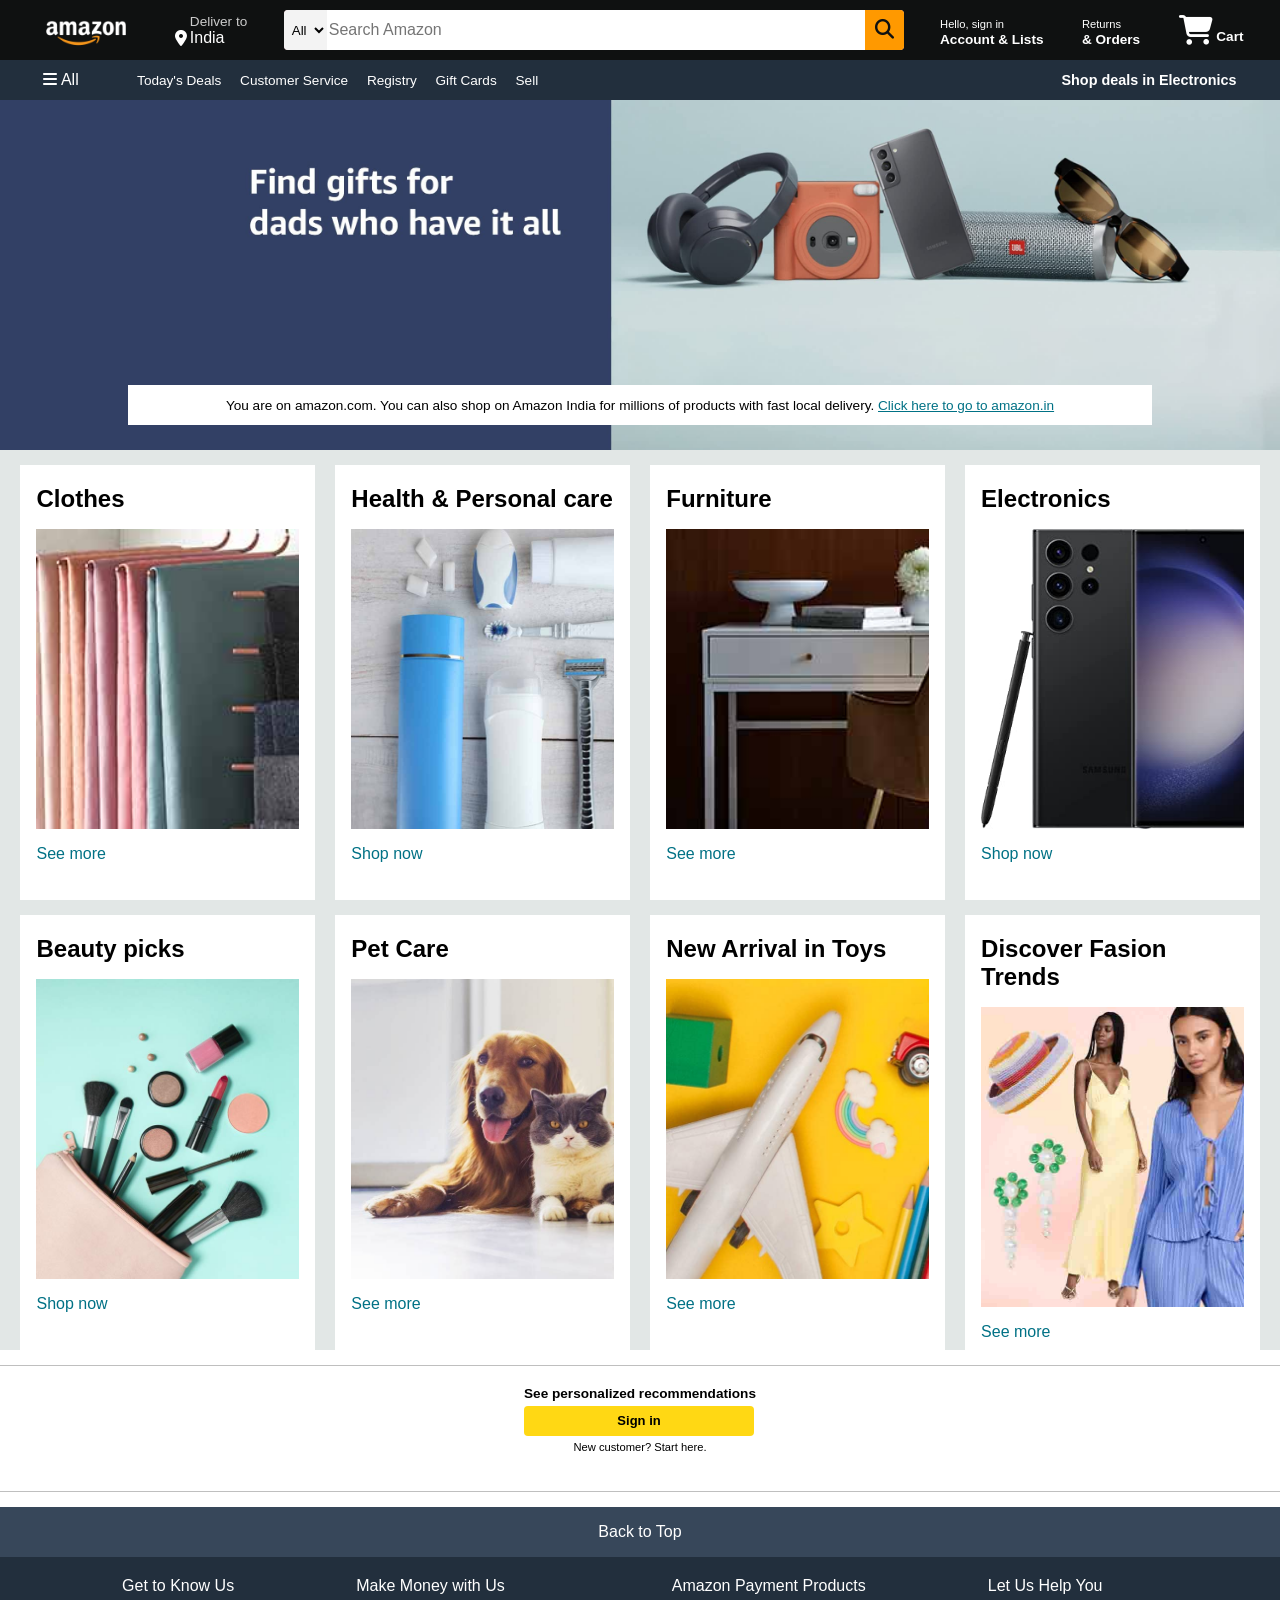
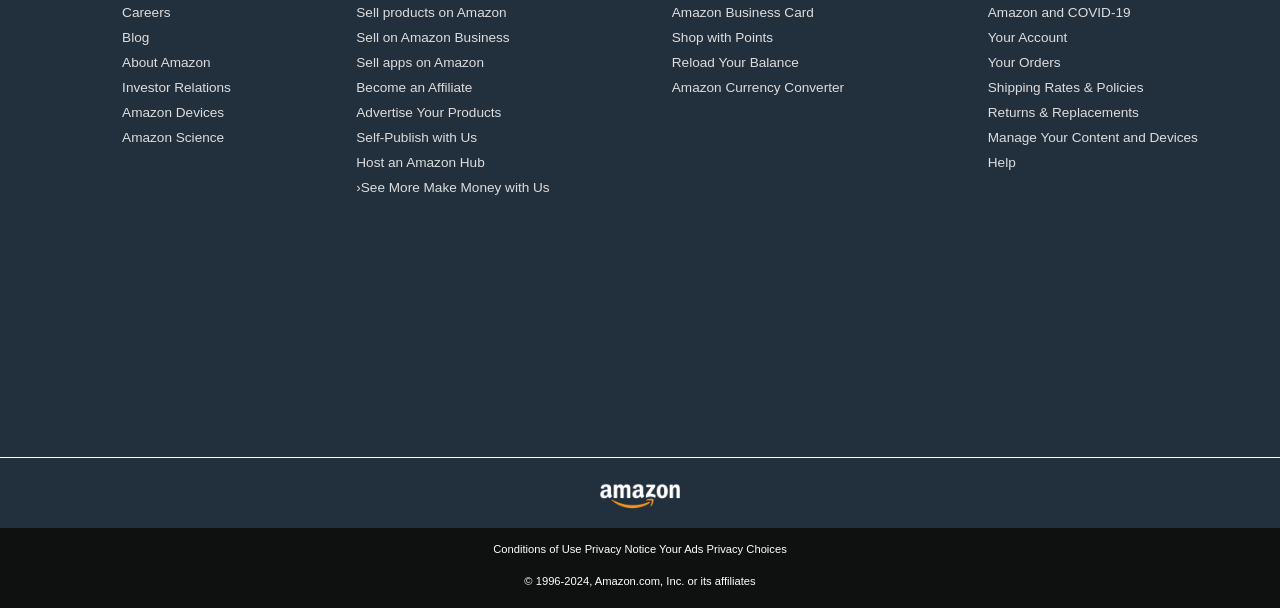
<file: AmazonProject/index.html>
<!DOCTYPE html>
<html lang="en">
<head>
    <meta charset="UTF-8">
    <meta name="viewport" content="width=device-width, initial-scale=1.0">
    <title>Amazon</title>
    <link rel="stylesheet" href="https://cdnjs.cloudflare.com/ajax/libs/font-awesome/6.6.0/css/all.min.css">
    <link rel="stylesheet" href="index.css">

</head>
<body>
    <header>
        <div class="navbar">
            <div class="nav-logo border">
                <div class="logo"></div>
            </div>
            <div class="nav-address border">
                <p class="add-first">Deliver to</p>
                <div class="add-icon">
                    <i class="fa-solid fa-location-dot"></i>
                    <p class="add-sec">India</p>
                </div>
            </div>
            <div class="nav-search">
                <select class="search-select">
                    <option>All</option>
                </select>
                <input placeholder="Search Amazon" class="search-input">
                <div class="search-icon">
                    <i class="fa-solid fa-magnifying-glass"></i>
                </div>
            </div>
        

            <div class="nav-sign border">
                <p><span>Hello, sign in</span></p>
                <p class="same">Account & Lists</p>
            </div>

            <div class="nav-returnv border">
                <p><span>Returns</span></p>
                <p class="same">& Orders</p>
            </div>

            <div class="nav-cart border">
                <i class="fa-solid fa-cart-shopping"></i>
                Cart
            </div>
        </div>

        <div class="panel">
            <div class="panel-all">
                <i class="fa-solid fa-bars"></i>
                All
            </div>

            <div class="panel-opt">
                <p>Today's Deals</p>
                <p>Customer Service</p>
                <p>Registry</p>
                <p>Gift Cards</p>
                <p>Sell</p>
            </div>

            <div class="panel-deal">
                Shop deals in Electronics
            </div>

        </div>

    </header>
    
    <div class="hero-sec">
        <div class="hero-msg">
            <p>You are on amazon.com. You can also shop on Amazon India for millions of products with fast local delivery. <a href="C:\Users\ritik\OneDrive\Documents\Web Dev\Amazon Project\loading.html">Click here to go to amazon.in</a></p>
        </div>
    </div>
    
    <div class="shop-sec">
        <div class="box1 box">
            <div class="box-con">
                <h2>Clothes</h2>
                <div class="box-img" style="background-image: url('box1_image.jpg');"></div>
                <p>See more</p>
            </div>
        </div>
        <div class="box2 box"> 
            <div class="box-con">
                <h2>Health & Personal care</h2>
                <div class="box-img" style="background-image: url('box2_image.jpg');"></div>
                <p>Shop now</p>
            </div>
        </div>
        <div class="box3 box"> 
            <div class="box-con">
                <h2>Furniture</h2>
                <div class="box-img" style="background-image: url('box3_image.jpg');"></div>
                <p>See more</p>
            </div>
        </div>
        <div class="box4 box"> 
            <div class="box-con">
                <h2>Electronics</h2>
                <div class="box-img" style="background-image: url('box4_image.jpg');"></div>
                <p>Shop now</p>
            </div>
        </div>
        <div class="box5 box">
            <div class="box-con">
                <h2>Beauty picks</h2>
                <div class="box-img" style="background-image: url('box5_image.jpg');"></div>
                <p>Shop now</p>
            </div>
        </div>
        <div class="box6 box"> 
            <div class="box-con">
                <h2>Pet Care</h2>
                <div class="box-img" style="background-image: url('box6_image.jpg');"></div>
                <p>See more</p>
            </div>
        </div>
        <div class="box7 box"> 
            <div class="box-con">
                <h2>New Arrival in Toys</h2>
                <div class="box-img" style="background-image: url('box7_image.jpg');"></div>
                <p>See more</p>
            </div>
        </div>
        <div class="box8 box"> 
            <div class="box-con">
                <h2>Discover Fasion Trends</h2>
                <div class="box-img" style="background-image: url('box8_image.jpg');"></div>
                <p>See more</p>
            </div>
        </div>
    </div>

    <div class="log">
        <div class="logui">
            <p id="big">See personalized recommendations</p>

            <a class="action-button" href="C:\Users\ritik\OneDrive\Documents\Web Dev\Amazon Project\signin.html"><div>Sign in</div></a>

            <p id="small">New customer? <a>Start here.</a></p>
        </div>
    </div>

    <footer>
        <div class="foot-panel1">
            Back to Top
        </div>

        <div class="foot-panel2">
            <ul>
                <p>Get to Know Us</p>
                <a>Careers</a>
                <a>Blog</a>
                <a>About Amazon</a>
                <a>Investor Relations</a>
                <a>Amazon Devices</a>
                <a>Amazon Science</a>
            </ul>
            <ul>
                <p>Make Money with Us</p>
                <a>Sell products on Amazon</a>
                <a>Sell on Amazon Business</a>
                <a>Sell apps on Amazon</a>
                <a>Become an Affiliate</a>
                <a>Advertise Your Products</a>
                <a>Self-Publish with Us</a>
                <a>Host an Amazon Hub</a>
                <a>›See More Make Money with Us</a>
            </ul>
            <ul>
                <p>Amazon Payment Products</p>
                <a>Amazon Business Card</a>
                <a>Shop with Points</a>
                <a>Reload Your Balance</a>
                <a>Amazon Currency Converter</a>
            </ul>
            <ul>
                <p>Let Us Help You</p>
                <a>Amazon and COVID-19</a>
                <a>Your Account</a>
                <a>Your Orders</a>
                <a>Shipping Rates & Policies</a>
                <a>Returns & Replacements</a>
                <a>Manage Your Content and Devices</a>
                <a>Help</a>
            </ul>
        </div>

        <div class="foot-panel3">
            <div class="logo"></div>
        </div>

        <div class="foot-panel4">
            <div class="pages">
                <a>Conditions of Use</a>
                <a>Privacy Notice</a>
                <a>Your Ads Privacy Choices</a>
            </div>
            <div class="copyright">
                © 1996-2024, Amazon.com, Inc. or its affiliates
            </div>
        </div>
    </footer>
</body>
</html>
</file>
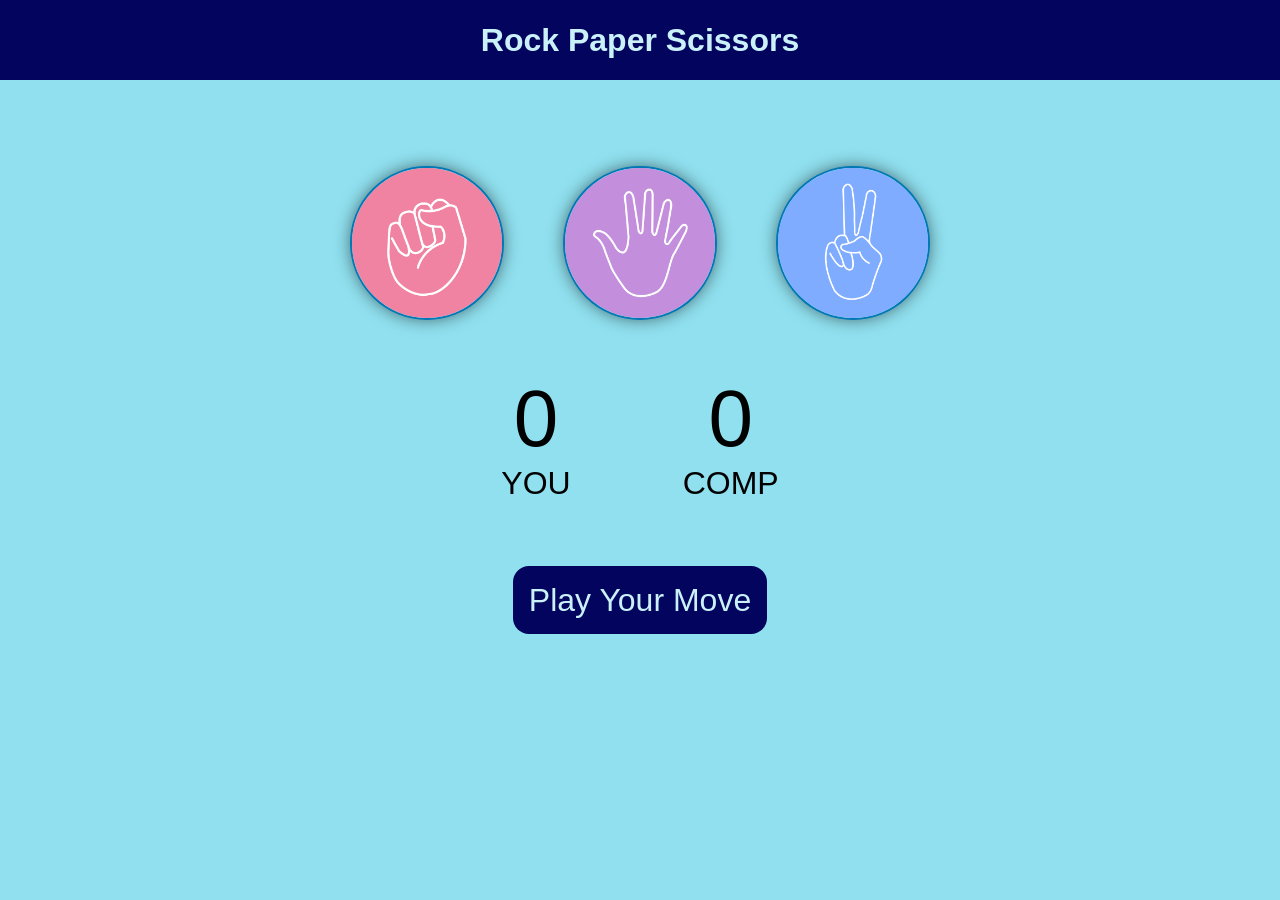
<file: RockPaperScissor/index.html>
<!DOCTYPE html>
<html lang="en">
<head>
    <meta charset="UTF-8">
    <meta name="viewport" content="width=device-width, initial-scale=1.0">
    <title>Rock Paper Scissors Game</title>
    <link rel="stylesheet" href="style.css">
</head>
<body>
    <h1>Rock Paper Scissors</h1>
    <div class="choices">
        <div class="choice" id="rock">
            <img src="./images/rock.png"/>
        </div>
        <div class="choice" id="paper">
            <img src="./images/paper.png"/>
        </div>
        <div class="choice" id="Scissors">
            <img src="./images/scissors.png"/>
        </div>
    </div>

    <div class="score-board">
        <div class="score">
            <p id="user">0</p>
            <p>YOU</p>
        </div>
        <div class="score">
            <p id="comp">0</p>
            <p>COMP</p>
        </div>
    </div>

    <div class="msg-container">
        <p id="msg">Play Your Move</p>
    </div>


    <script src="script.js"></script>
</body>
</html>
</file>
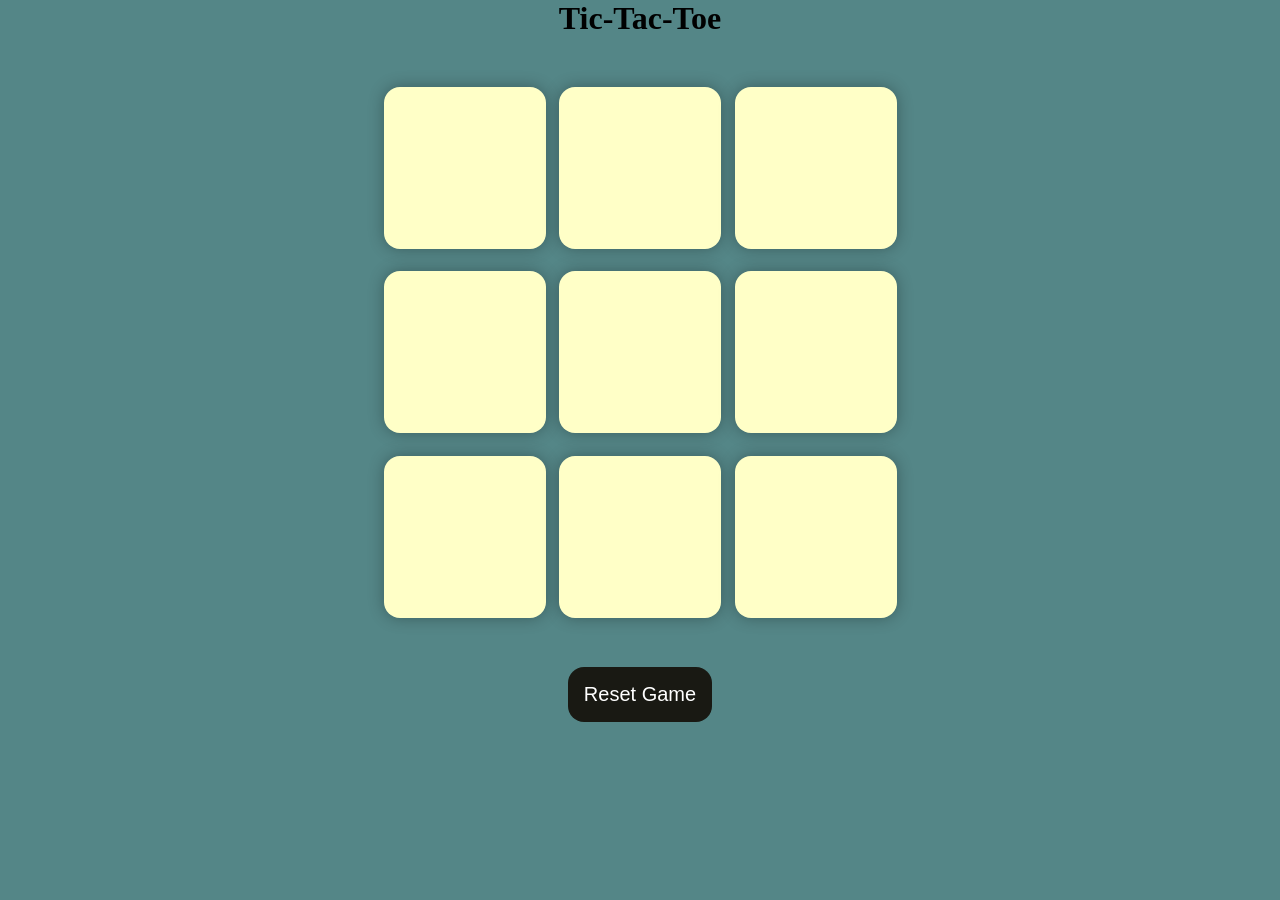
<file: Tic-Tac-Toe/index.html>
<!DOCTYPE html>
<html lang="en">
<head>
    <meta charset="UTF-8">
    <meta name="viewport" content="width=device-width, initial-scale=1.0">
    <title>Tic-Tac-Toe</title>
    <link rel="stylesheet" href="style.css"></link>
</head>
<body>
    <main>
        <div class="msg-container hide">
            <p id="msg">WINNER</p>
            <button id="new">New Game</button>
        </div>
        <h1>Tic-Tac-Toe</h1>
        <div class="container">
            <div class="game">
                <button class="box"></button>
                <button class="box"></button>
                <button class="box"></button>
                <button class="box"></button>
                <button class="box"></button>
                <button class="box"></button>
                <button class="box"></button>
                <button class="box"></button>
                <button class="box"></button>
            </div>
        </div>
        <button id="reset">Reset Game</button>
    </main>
    <script src="app.js"></script>
</body>
</html>
</file>
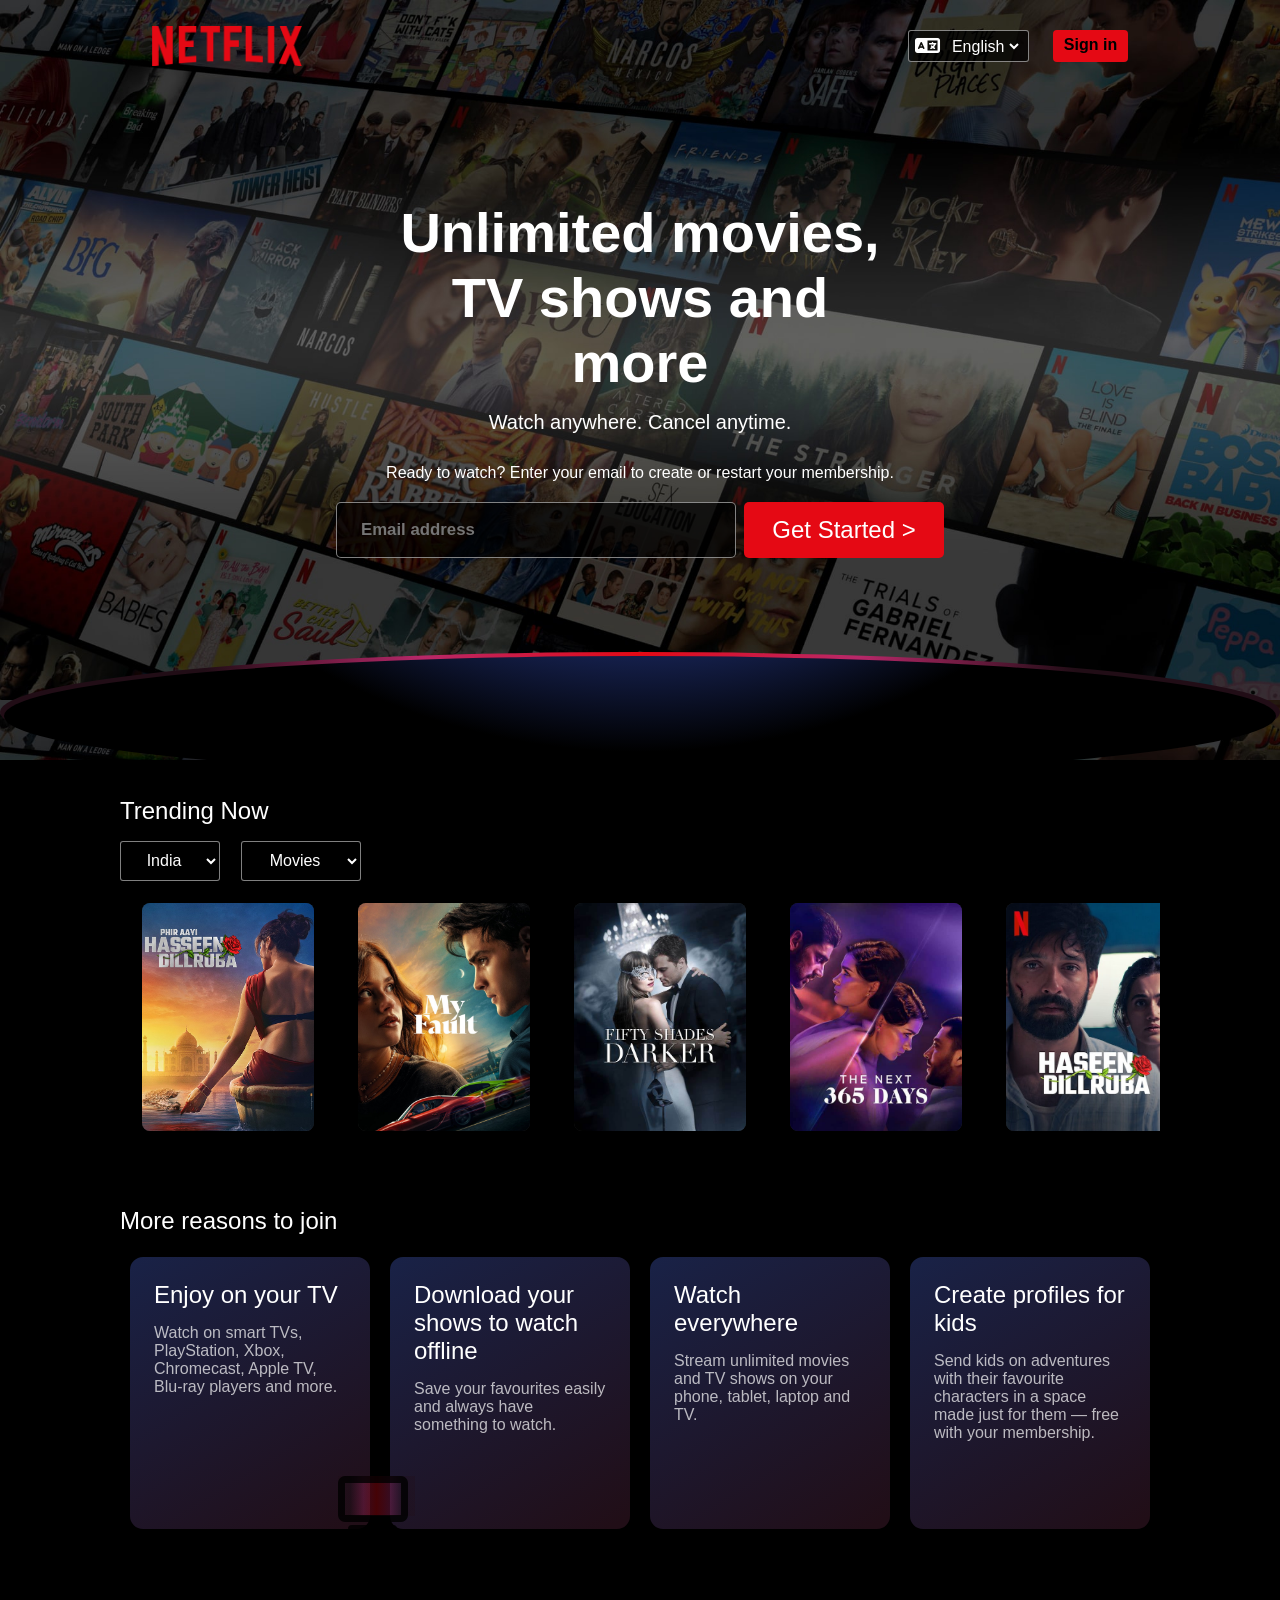
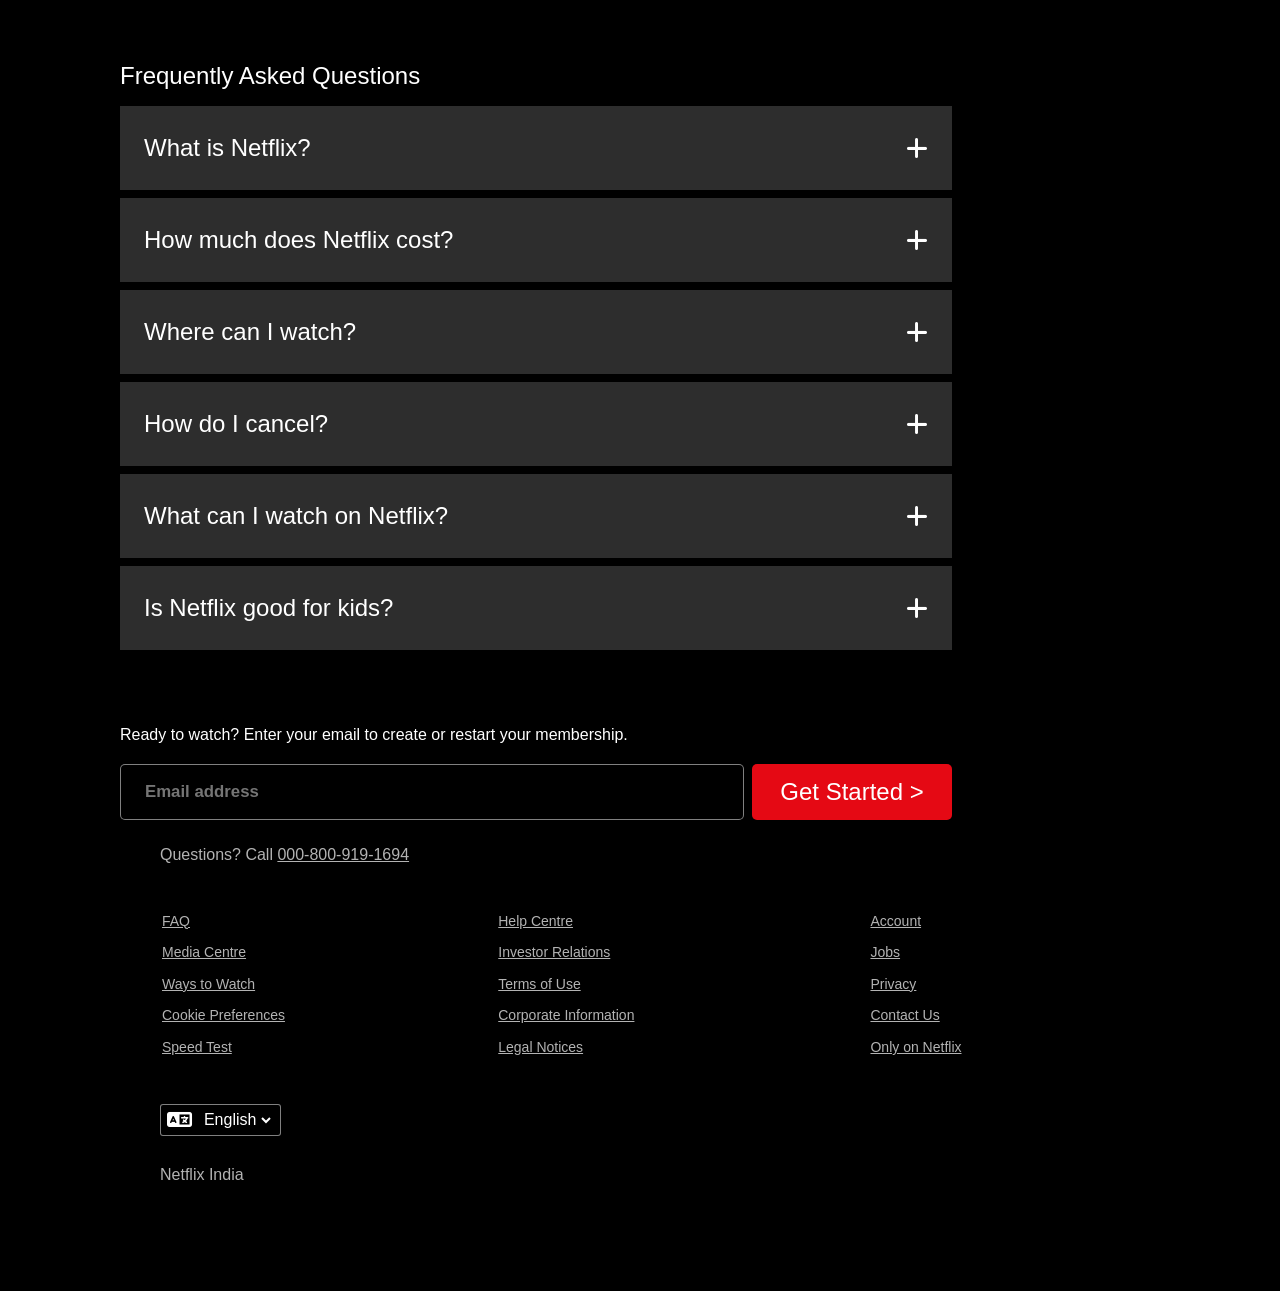
<file: NetflixProject/N-index.html>
<!DOCTYPE html>
<html lang="en">
<head>
    <meta charset="UTF-8">
    <meta name="viewport" content="width=device-width, initial-scale=1.0">
    <title>Netflix</title>
    <link rel="stylesheet" href="https://cdnjs.cloudflare.com/ajax/libs/font-awesome/6.6.0/css/all.min.css">
    <link rel="stylesheet" href="N-index.css">
</head>
<body>
    <div class="bg">
        <header>
            <div class="navbar">
                <div class="nav-logo">
                    <div class="logo"></div>
                </div>

                <div class="layout">
                    <div class="lang">
                        <div class="icon">
                            <i class="fa-solid fa-language"></i>
                        </div>
                        <select class="lang-sel">
                            <option style="color: black;">English</option>
                            <option style="color: black;">हिन्दी</option>
                        </select>
                    </div>

                    <div class="sign">
                        <a class="action-button" href="https://www.netflix.com/in/">
                            <div>Sign in</div>
                        </a>
                    </div>
                </div>
            </div>
        </header>

        <div class="heading">
            <h1 id="gap">Unlimited movies,</h1><h1>TV shows and</h1><h1>more</h1>
            <p>Watch anywhere. Cancel anytime.</p>
            <h3>Ready to watch? Enter your email to create or restart your membership.</h3>

            <div class="search-bar">
               <input placeholder="Email address" class="search-input">
                   
                <div class="start">
                    <a class="click" href="https://www.netflix.com/in/">
                        <div class="click2">Get Started ></div>
                    </a>
                </div>
            </div>
            <div class="border">
                <div class="curve"></div>
            </div>
    
        </div> 
    </div>
    <div class="black"></div>

    <div class="all-content">
        <div class="content">
            <div class="trending">
                <h2>Trending Now</h2>

                <div class="selecter">
                    <div class="diff1">
                        <select class="country">
                            <option style="color: black;">India</option>
                            <option style="color: black;">Global</option>
                        </select>
                    </div>
                    <div class="diff2">
                        <select class="cat">
                            <option style="color: black;">Movies</option>
                            <option style="color: black;">TV Shows</option>
                        </select>
                    </div>
                </div>

                <div class="movie">
                    <ul class="mlist">
                        <li class="movie-img">
                            <button><div class="top" style="background-image: url('top1.jpg');"></div></button>
                        </li>
                        <li class="movie-img">
                            <button><div class="top" style="background-image: url('top2.jpg');"></div></button>
                        </li>
                        <li class="movie-img">
                            <button><div class="top" style="background-image: url('top3.jpeg');"></div></button>
                        </li>
                        <li class="movie-img">
                            <button><div class="top" style="background-image: url('top4.jpeg');"></div></button>
                        </li>
                        <li class="movie-img">
                            <button><div class="top" style="background-image: url('top5.jpg');"></div></button>
                        </li>
                        <li class="movie-img">
                            <button><div class="top" style="background-image: url('top62.jpg');"></div></button>
                        </li>
                        
                    </ul>
                </div>
            </div>
            <div class="block">
                <div class="join">
                    <h2>More reasons to join</h2>
                </div>
                <div class="bigbox">
                    <div class="item">
                        <div class="info">
                            <h3>Enjoy on your TV</h3>
                            <p>Watch on smart TVs, PlayStation, Xbox, Chromecast, Apple TV, Blu-ray players and more.</p>
                            <div class="mini-icon">
                                <div class="minibox"></div>
                                <i class="fa-solid fa-tv"></i>
                            </div>
                        </div>
                    </div>
                    <div class="item">
                        <div class="info">
                            <h3>Download your shows to watch offline</h3>
                            <p>Save your favourites easily and always have something to watch.</p>
                        </div>
                    </div>
                    <div class="item">
                        <div class="info">
                            <h3>Watch everywhere</h3>
                            <p>Stream unlimited movies and TV shows on your phone, tablet, laptop and TV.</p>
                        </div>
                    </div>
                    <div class="item">
                        <div class="info">
                            <h3>Create profiles for kids</h3>
                            <p>Send kids on adventures with their favourite characters in a space made just for them — free with your membership.</p>
                        </div>
                    </div>
                </div>
            </div>

            <div class="asked">
                <h2>
                    Frequently Asked Questions
                </h2>
                <div class="ques">
                    <ul class="q-list">
                        <li>
                            <div class="question">
                               <p>What is Netflix?</p>
                                <div class="plus">
                                    <i class="fa-solid fa-plus"></i>
                                </div>
                            </div>
                        </li>
                        <li>
                            <div class="question">
                               <p>How much does Netflix cost?</p>
                                <div class="plus">
                                    <i class="fa-solid fa-plus"></i>
                                </div>
                            </div>
                        </li>
                        <li>
                            <div class="question">
                               <p>Where can I watch?</p>
                                <div class="plus">
                                    <i class="fa-solid fa-plus"></i>
                                </div>
                            </div>
                        </li>
                        <li>
                            <div class="question">
                               <p>How do I cancel?</p>
                                <div class="plus">
                                    <i class="fa-solid fa-plus"></i>
                                </div>
                            </div>
                        </li>
                        <li>
                            <div class="question">
                               <p>What can I watch on Netflix?</p>
                                <div class="plus">
                                    <i class="fa-solid fa-plus"></i>
                                </div>
                            </div>
                        </li>
                        <li>
                            <div class="question">
                               <p>Is Netflix good for kids?</p>
                                <div class="plus">
                                    <i class="fa-solid fa-plus"></i>
                                </div>
                            </div>
                        </li>
                    </ul>
                </div>
            </div>
            <div class="data">
                <p>Ready to watch? Enter your email to create or restart your membership.</p>
                <form>
                    <div class="bottom-search">
                        <input placeholder="Email address" class="bottom-input">
                            
                         <div class="bottom-start">
                             <a class="bottom-click" href="https://www.netflix.com/in/">
                                 <div class="bottom-click2">Get Started ></div>
                             </a>
                         </div>
                     </div>
                </form>
            </div>

            <footer>
                <p>
                    Questions? Call <a href="tel:000-800-919-1694">000-800-919-1694</a>
                </p>
                <div class="support">
                    <table class="support-list">
                        <tr>
                            <td><a href="#">FAQ</a></td>
                            <td><a href="#">Help Centre</a></td>
                            <td><a href="#">Account</a></td>
                        </tr>
                        <tr>
                            <td><a href="#">Media Centre</a></td>
                            <td><a href="#">Investor Relations</a></td>
                            <td><a href="#">Jobs</a></td>
                        </tr>
                        <tr>
                            <td><a href="#">Ways to Watch</a></td>
                            <td><a href="#">Terms of Use</a></td>
                            <td><a href="#">Privacy</a></td>
                        </tr>
                        <tr>
                            <td><a href="#">Cookie Preferences</a></td>
                            <td><a href="#">Corporate Information</a></td>
                            <td><a href="#">Contact Us</a></td>
                        </tr>
                        <tr>
                            <td><a href="#">Speed Test</a></td>
                            <td><a href="#">Legal Notices</a></td>
                            <td><a href="#">Only on Netflix</a></td>
                        </tr>
                    </table>
                </div>
                <div class="bottom-lang">
                    <div class="lang">
                        <div class="icon">
                            <i class="fa-solid fa-language"></i>
                        </div>
                        <select class="lang-sel">
                            <option style="color: black;">English</option>
                            <option style="color: black;">हिन्दी</option>
                        </select>
                    </div>
                </div>
                <p class="last-line">Netflix India</p>
            </footer>
        </div>
    </div>
</body>
</html>
</file>
<file: AmazonProject/index.css>
*{
    margin: 0;
    font-family: arial;
    border: border-box;
}

.navbar {
    height: 60px;
    background-color: #0f1111;
    color: white;
    display: flex;
    align-items: center;
    justify-content: space-evenly;
}

.nav-logo {
    height: 50px;
    width: 100px;
}

.logo {
    background-image: url("amazon_logo.png");
    background-size: cover;
    height: 50px;
    width: 100%;
}

.border {
    border: 2px solid transparent;
}

.border:hover {
    border: 2px solid white;
}

/* box 2 */
.add-first {
    color: #cccccc;
    font-size: 0.85rem;
    margin-left: 15px;
}

.add-sec {
    font-size: 1rem;
    margin-left: 3px;
}
.add-icon {
    display: flex;
    align-items: center;
}

/* box 3 */
.nav-search {
    display: flex;
    justify-content: space-evenly;
    background-color: pink;
    width: 620px;
    height: 40px;
    border-radius: 4px;
}

.search-select {
    background-color: #f3f3f3;
    width: 50px;
    text-align: center;
    border-top-left-radius: 4px;
    border-bottom-left-radius: 4px;
    border: none;
}

.search-input {
    width: 100%;
    font-size: 1rem;
    border: none;
}

.search-icon {
    width: 45px;
    display: flex;
    justify-content: center;
    align-items: center;
    font-size: 1.2rem;
    background-color:#FF9900;
    border-top-right-radius: 4px;
    border-bottom-right-radius: 4px;
    color: #0f1111;
}

.nav-search:hover {
    border: 2px solid #fab55b;
}

/* box 4-5 */
span {
    font-size: 0.7rem;
}

.same {
    font-size: 0.85rem;
    font-weight: 700;
}

/* box 6 */
.nav-cart i {
    font-size: 30px;
}
.nav-cart {
    font-size: 0.85rem;
    font-weight: 700;
}

/* panel */
.panel{
    height: 40px;
    background-color: #222f3d;
    display: flex;
    color: white;
    align-items: center;
    justify-content: space-evenly;
}

.panel-opt p {
    display: inline;
    margin-left: 15px;
}

.panel-opt {
    width: 70%;
    font-size: 0.85rem;
}
.panel-deal {
    font-size: 0.9rem;
    font-weight: 700;
}

/* hero section */
.hero-sec {
    background-image: url("hero_image.jpg");
    background-size: cover;
    height: 350px;
    display: flex;
    justify-content: center;
    align-items: flex-end;
}
.hero-msg {
    background-color: white;
    color: black;
    height: 40px;
    display: flex;
    align-items: center;
    justify-content: center;
    font-size: 0.85rem;
    width: 80%;
    margin-bottom: 25px;
}
.hero-msg a {
    color: #007185;
}

/* shop section */
.shop-sec{
    display: flex;
    flex-wrap: wrap;
    justify-content: space-evenly;
    background-color: #e2e7e6 ;
}
.box {
    /* border: 2px solid black; */
    height: 400px;
    width: 23%;
    background-color: white;
    padding: 20px 0px 15px;
    margin-top: 15px;
}
.box-img{
    height: 300px;
    background-size: cover;
    margin-top: 1rem;
    margin-bottom: 1rem;
}
.box-con{
    margin-left: 1rem;
    margin-right: 1rem;
}
.box-con p {
    color: #007185;
}

/* footer */
footer{
    margin-top: 15px;
}
.foot-panel1{
    background-color: #37475a;
    color: white;
    height: 50px;
    display: flex;
    justify-content: center;
    align-items: center;
    font-size: 0.85 rem;
}
.foot-panel2{
    background-color: #222f3d;
    color: white;
    height: 500px;
    display: flex;
    justify-content: space-evenly;
}
ul {
    margin-top: 20px;
}
ul a {
    display: block;
    font-size: 0.85rem;
    margin-top: 10px;
    color: #DDDDDD;
}
.foot-panel3 {
    background-color:#222f3d;
    color: white;
    border-top: 0.5px solid white;
    height: 70px;
    display: flex;
    justify-content: center;
    align-items: center;
}
.logo {
    background-image: url("amazon_logo.png");
    background-size: cover;
    height: 50px;
    width: 100px;
}
.foot-panel4{
    background-color: #0f1111;
    color: white;
    height: 80px;
    font-size: 0.7rem;
    text-align: center;
}
.pages{
    padding: 15px;
}
.copyright{
    padding-top: 5px;
}

/* log in */
.log{
    width: 100%;
    height: 125px;
    border-top: 1px solid rgba(128, 128, 128, 0.5);
    border-bottom: 1px solid rgba(128, 128, 128, 0.5);
    margin-top: 15px;
    display: flex;
    justify-content: center;
    text-align: center;
}
#big{
    font-size: 0.85rem;
    padding-top: 20px;
    font-weight: 550;
}
#small{
    font-size: 0.7rem;
}
.action-button{
font-size: 13px;
font-weight: 600;
line-height: 30px;
box-sizing: border-box;
color: black;
max-width: 230px;
text-decoration: none;
margin-bottom: 5px;
margin-top: 5px;
width: 230px;
height: 30px;
display: block;
background-color:  #FFD814;
border-radius: 4px;
}
</file>
<file: RockPaperScissor/style.css>
*{
    margin: 0;
    padding: 0;
    text-align: center;
    background-color: #90e0ef;
    font-family: sans-serif;
}

h1{
    background-color: #03045e;
    color: #caf0f8;
    text-align: center;
    height: 5rem;
    line-height: 5rem;
}

.choice {
    width: 165px;
    height: 165px;
    display: flex;
    justify-content: center;
    align-items: center;
    /* border: 1px solid #0077b6; */
    border-radius: 50%;
}

img {
    width: 150px;
    height: 150px;
    object-fit: cover;
    border-radius: 50%;
    border: 2px solid #0077b6;
    box-shadow: 0 0 1rem rgba(0 ,0 ,0 , 0.5);
}

.choices {
    display: flex;
    justify-content: center;
    align-items: center;
    gap: 3rem;
    margin-top: 5rem;
}

.choice:hover {
    background-color: #03045e;
    cursor: pointer;
}

img:hover {
    border: none;
}

.score-board {
    display: flex;
    justify-content: center;
    align-items: center;
    margin-top: 3rem;
    gap: 7rem;
}

.score {
    font-size: 2rem;
}

#user , #comp{
    font-size: 5rem;
}

.msg-container {
    margin-top: 5rem;

}

#msg{
    background-color: #03045e;
    color: #caf0f8;
    font-size: 2rem;
    display: inline;
    padding: 1rem;
    border-radius: 1rem;
}
</file>
<file: Tic-Tac-Toe/style.css>
*{
    margin: 0;
    padding: 0;
}

body {
    background-color: #548687;
    text-align: center;
}

.container{
    height: 70vh;
    display: flex;
    justify-content: center;
    align-items: center;
}

.game {
    height: 60vmin;
    width: 60vmin;
    display: flex;
    flex-wrap: wrap;
    justify-content: center;
    align-items: center;
    gap: 1.5vmin;
}

.box{
    height: 18vmin;
    width: 18vmin;
    border-radius: 1rem;
    border: none;
    box-shadow: 0 0 1rem rgba(0 ,0 ,0 , 0.3);
    font-size: 8vmin;
    color: #b0413e;
    background-color: #ffffc7;
}

#reset {
    padding: 1rem;
    font-size: 1.25rem;
    background-color: #191913;
    color: white;
    border-radius: 1rem;
    border: none;
}

#new {
    padding: 1rem;
    font-size: 1.25rem;
    background-color: #191913;
    color: white;
    border-radius: 1rem;
    border: none;
}

#msg{
    color: #ffffc7;
    font-size: 5vmin;
}

.msg-container {
    height: 100vmin;
    display: flex;
    justify-content: center;
    align-items: center;
    flex-direction: column;
    gap: 5rem;

}

.hide{
    display: none;
}

.ply1 {
    color: red;
}
</file>
<file: NetflixProject/N-index.css>
*{
    margin: 0px;
    padding: 0px;
    text-decoration: none;
    box-sizing: border-box;
    font-family: sans-serif;
}

.bg{
    width: 100%;
    height: 700px;
    background-image: url("netflix_bg2.jpeg");
    background-size: cover;
    z-index: -2;
}

.navbar{
    width: 100%;
    height: 92px;
    position: absolute;
    padding: 24px 32px 24px 32px;
    box-sizing: border-box;
    display: flex;
    align-items: center;
}

.nav-logo{
    width: 310px;
    height: 40px;
    margin-left: 120px;
}

.logo{
    width: 150px;
    height: 40px;
    background-image: url("logo.png");
    background-size: cover;
}

.layout{
    width: 100%;
    height: 35px;
    display: flex;
    justify-content:flex-end;
    align-items: center;
    margin-right: 120px;
}

.lang{
    width: 121px;
    height: 32px;
    display: flex;
    justify-content:space-evenly;
    align-items: center;
    border: 0.8px solid rgb(255, 255, 255, 0.5);
    border-radius: 3px;
    gap: 1px;
    background-color: rgba(0, 0, 0, 0.7);
    margin-right: 1.5rem;
}
.icon{
    width: 24px;
    height: 32px;
    background-color:transparent;
    font-size: 20px;
    color: white;
    display: flex;
    justify-content:center;
    align-items: center;
    font-weight: lighter;
}
.lang-sel{
    background-color:transparent;
    width: 75px;
    height: 30px;
    text-align: center;
    font-size: 1rem;
    border: none;
    color: white;
}

.action-button{
    font-size: 1rem;
    font-weight: 600;
    line-height: 30px;
    box-sizing: border-box;
    color: black;
    max-width: 230px;
    margin-bottom: 5px;
    margin-top: 5px;
    width: 75px;
    height: 32px;
    display: block;
    background-color: #E50914;
    border-radius: 4px;
    text-align: center;
}

/* bakvaas area */

.heading{
    width: 100%;
    height: 700px;
    display: block;
    position: absolute;
    margin-top: 100px;
}

h1{
    color: #ffffff;
    font-size: 3.5rem;
    font-weight: 900;
    font-family: sans-serif;
    text-align: center;
    margin: auto;

}

#gap{
    margin-top: 100px;
}

.heading p {
    font-size: 20px;
    font-weight: 500;
    color: #ffffff;
    text-align: center;
    font-family: sans-serif;
    margin: auto;
    margin-top: 16px;
}

.heading h3 {
    font-size: 16px;
    font-weight: 400;
    color: #ffffff;
    text-align: center;
    font-family: sans-serif;
    margin: auto;
    margin-top: 30px;
}

/* login info */

.search-bar{
    width: 100%;
    display: flex;
    justify-content: center;
    position: absolute;
    margin-top: 20px;
    z-index: 3;
}
.search-input {
    width: 100%;
    color: #ffffff;
    font-weight: 600;
    max-width: 25rem;
    height: 56px;
    font-size: 1.05rem;
    background-color: rgba(0, 0, 0, 0.7);
    border: 0.8px solid rgb(255, 255, 255, 0.5);
    border-radius: 5px;
    padding: 14px 24px 14px 24px;
    box-sizing: border-box;
    font-family: sans-serif;
}
.start{
    height: 56px;
    text-align: center;
}
.click{
    width: 100%;
    height: 56px;
}

.click2 {
    font-size: 1.5rem;
    font-weight: 500;
    box-sizing: border-box;
    font-family: sans-serif;
    color: white;
    padding: 14px 24px 14px 24px;
    margin-left: 8px;
    width: 200px;
    height: 56px;
    display: block;
    background-color: #E50914;
    border-radius: 5px;
}

/* curve divider */

.border{
    background: linear-gradient(to right, rgba(33, 13, 22, 1) 16%, rgba(184, 40, 105, 1), rgba(229, 9, 20, 1), rgba(184, 40, 105, 1), rgba(33, 13, 22, 1) 84%);
    width: 100%;
    height: 120px;
    border-radius: 50%;
    padding: 4px;
    margin-top: 170px;
    box-sizing: border-box;
    z-index: -2;
}
.curve{
    background: radial-gradient(50% 500% at 50% -420%, rgba(64, 97, 231, 0.4) 80%, rgba(0, 0, 0, 0.1) 100%), black;
    width: 100%;
    height: 120px;
    border-radius: 50%;
}

.black{
    background-image: url("netflix_bg2.jpeg");
    background-size: cover;
    width: 100%;
    height: 60px;
}


/* movie selection area */

.all-content{
    width: 100%;
    height: 2131px;
    background-color: black;
    padding: 2.3rem 7.5rem;
    box-sizing: border-box;
    z-index: -5;
}

.content{
    width: 100%;
    height: 100%;
}

.trending{
    width: 100%;
    height: 340px;
}

h2{
    font-size: 1.5rem;
    font-weight: 500;
    font-family: sans-serif;
    color: white;
    z-index: 5;
}


.selecter{
    width: 100%;
    height: 40px;
    display: flex;
    justify-content:left;
    align-items:end;
    gap: 1px;
    margin-top: 16px;
}


.country{
    background-color: rgba(0, 0, 0, 0.7);
    width: 100px;
    height: 40px;
    text-align: center;
    font-size: 1rem;
    border: none;
    color: white;
    border: 0.8px solid rgb(255, 255, 255, 0.5);
    border-radius: 3px;
}

.diff2{
    margin-left: 20px;
}

.cat{
    background-color: rgba(0, 0, 0, 0.7);
    width: 120px;
    height: 40px;
    text-align: center;
    font-size: 1rem;
    border: none;
    color: white;
    border: 0.8px solid rgb(255, 255, 255, 0.5);
    border-radius: 3px;
}

.movie{
    width: 100%;
    height: 230px;
    margin-top: 1rem;
}

.mlist{
    position: relative;
    display: flex;
    margin: 0;
    padding: 0;
    list-style: none;
    overflow-y: visible;
    overflow-x: scroll;
    -ms-overflow-style: none;
    scrollbar-width: none;
    -webkit-scroll-snap-type: x mandatory;
    -ms-scroll-snap-type: x mandatory;
    scroll-snap-type: x mandatory;
    scroll-margin-inline-start: 2.5em;
}

.movie-img{
    padding: 0.4rem 1.375rem;
    box-sizing: border-box;
    display: flex;
    position: relative;
}

button{
    position: relative;
    padding: 0;
    background: rgb(35, 35, 35);
    border: none;
    border-radius: 0.5rem;
    transition: transform 0.2s ease-in-out;
}

.top{
    width: 10.75rem;
    height: 14.25rem;
    position: relative;
    border-radius: 0.5rem;
    background-color: rgb(255, 0, 0);
    background-size: cover;
}

.block{
    width: 100%;
    height: 455px;
}
.join{
    margin-top: 70px;
}

.bigbox{
    width: 100%;
    height: 17.25rem;
    display: flex;
    margin-top: 20px;
}

.item{
    width: 100%;
    height: 17.25rem;
    background: linear-gradient(149deg, #192247 0%, #210e17 96.86%);
    border: 2px solid black;
    border-radius: 15px;
    margin-left: 8px;
    margin-right: 8px
}
.info{
    width: 100%;
    height: 100%;
    padding: 1.5rem 1.5rem 6rem 1.5rem;
}
.info h3{
    font-size: 1.5rem;
    font-weight: 500;
    color: #ffffff;
}
.info p{
    color: rgba(255, 255, 255, 0.7);
    font-size: 1rem;
    font-weight: 400;
    margin-top: 15px;
}

.mini-icon{
    height: 55px;
    margin-top: 5rem;
    margin-left: 11.5rem;
    
}

.mini-icon i{
    font-size: 3.5rem;
    color:rgb(0, 0, 0 , 0.8);
    position: absolute;
}
.minibox{
    width: 4.8rem;
    height: 2.5rem;
    background: linear-gradient(to right, rgba(33, 13, 22, 1) 16%, rgba(184, 40, 105, 1), rgba(229, 9, 20, 1), rgba(184, 40, 105, 1), rgba(33, 13, 22, 1) 84%);
    opacity: 30%;
    position: absolute;
}

.ques{
    width: 100%;
    height: 620px;
    padding: 0 20% 0 0;
    box-sizing: border-box;
    margin-top: 1rem;
}

.question{
    width: 100%;
    height: 84px;
    background-color: rgb(45, 45, 45);
    color: white;
    padding: 1.5rem;
    margin-top: 0.5rem;
    font-size: 1.5rem;
    display: flex;
    align-items: center;
}

.question p{
    width: 150%;
}

.plus{
    width: 100%;
    display: flex;
    justify-content: right;
}

.data{
    width: 100%;
    height: 96px;
    color: white;
}

/* Bottom login info */

.bottom-search{
    width: 100%;
    display: flex;
    justify-content: flex-start;
    margin-top: 20px;
    padding: 0 20% 0 0;
}
.bottom-input {
    width: 100%;
    color: #ffffff;
    font-weight: 600;
    height: 56px;
    font-size: 1.05rem;
    background-color: rgba(0, 0, 0, 0.7);
    border: 0.8px solid rgb(255, 255, 255, 0.5);
    border-radius: 5px;
    padding: 14px 24px 14px 24px;
    box-sizing: border-box;
    font-family: sans-serif;
}
.bottom-start{
    height: 56px;
    text-align: center;
    justify-content: flex-end;
}
.bottom-click{
    width: 100%;
    height: 56px;
}

.bottom-click2 {
    font-size: 1.5rem;
    font-weight: 500;
    box-sizing: border-box;
    font-family: sans-serif;
    color: white;
    padding: 14px 24px 14px 24px;
    margin-left: 8px;
    width: 200px;
    height: 56px;
    display: block;
    background-color: #E50914;
    border-radius: 5px;
}

footer{
    width: 100%;
    padding: 0px 2.5rem 2rem 2.5rem;
    margin-top: 1.5rem;
}

footer p{
    color: rgb(255, 255, 255, 0.7);
}

footer a{
    text-decoration: underline;
    text-decoration-color: rgb(255, 255, 255, 0.7);
    color: rgb(255, 255, 255, 0.7);
}

.support-list{
    width: 100%;
    height: 160px;
    color: rgb(255, 255, 255, 0.7);
    text-decoration-color: rgb(255, 255, 255, 0.7);
    margin-top: 2.5rem;
    font-size: 14px;
}

.bottom-lang{
    margin-top: 40px;
}

.last-line{
    color: rgb(255, 255, 255, 0.7);
    margin-top: 30px;
}
</file>
